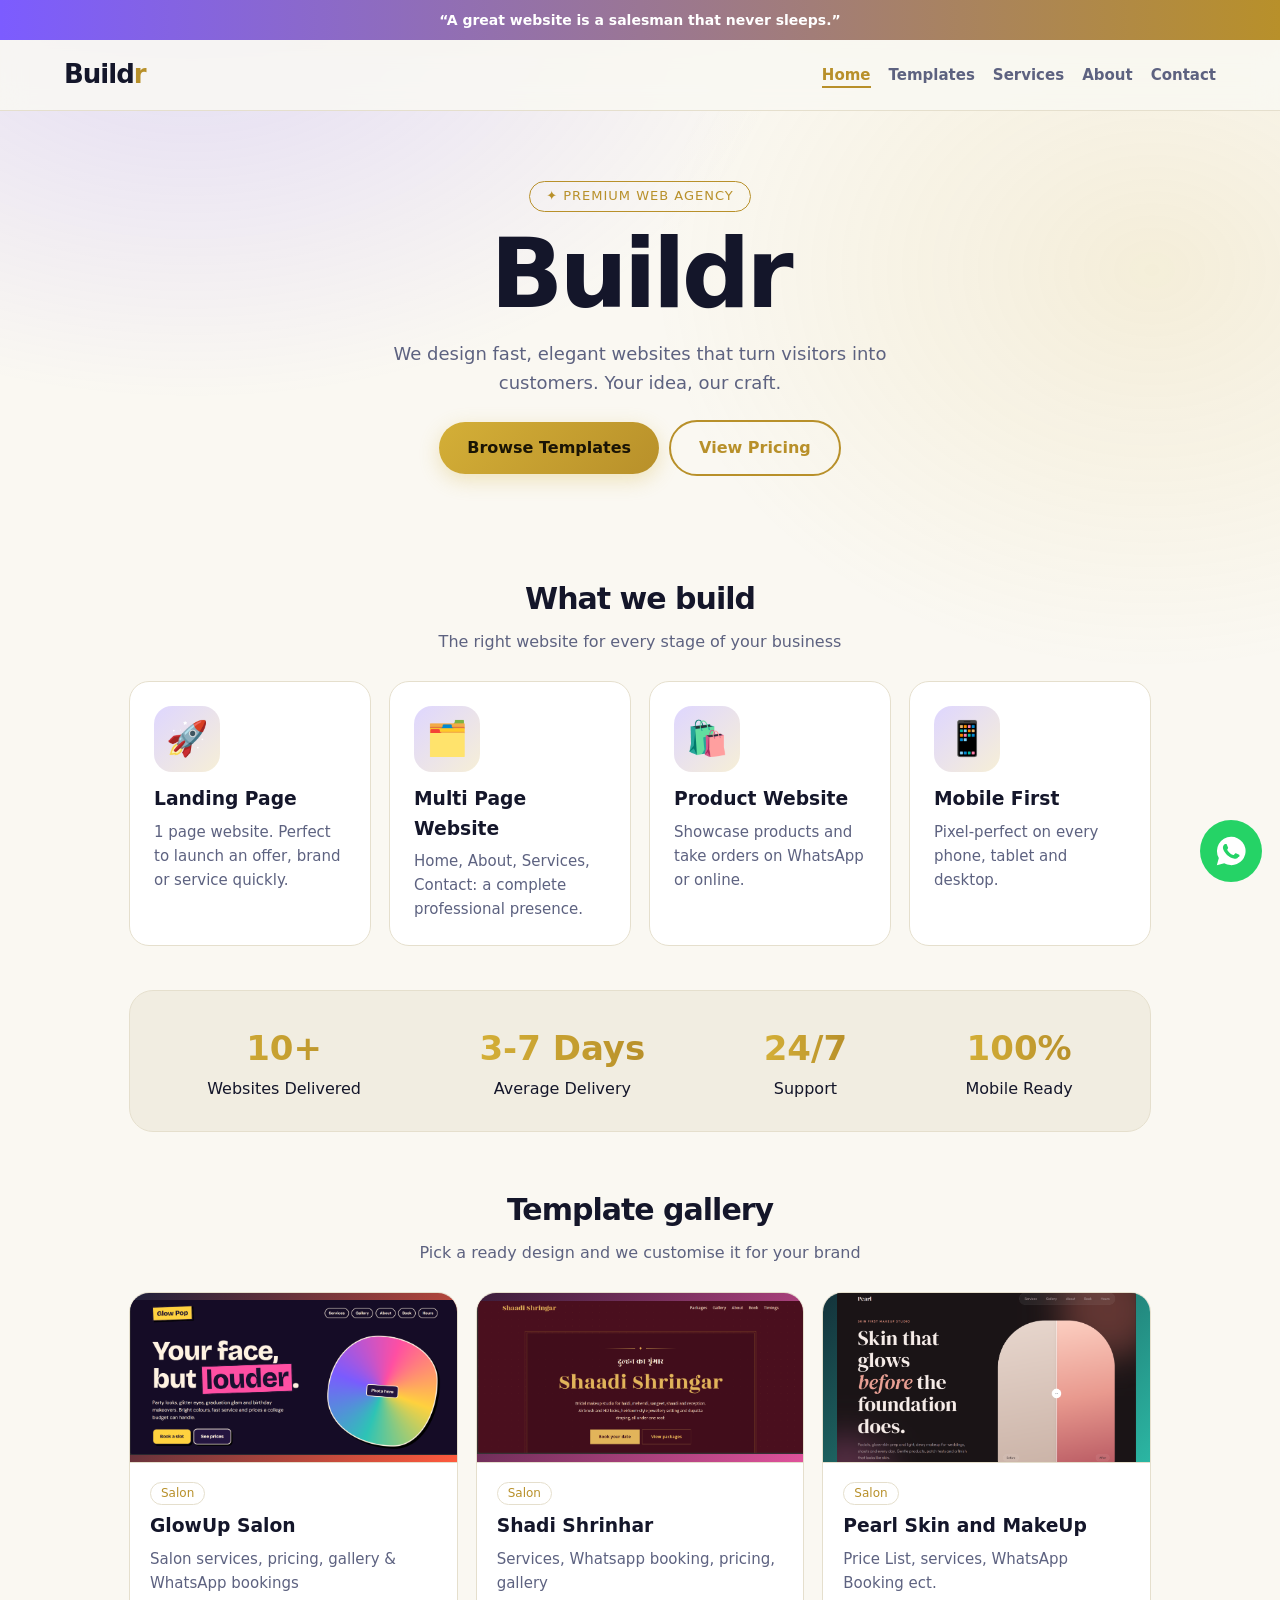
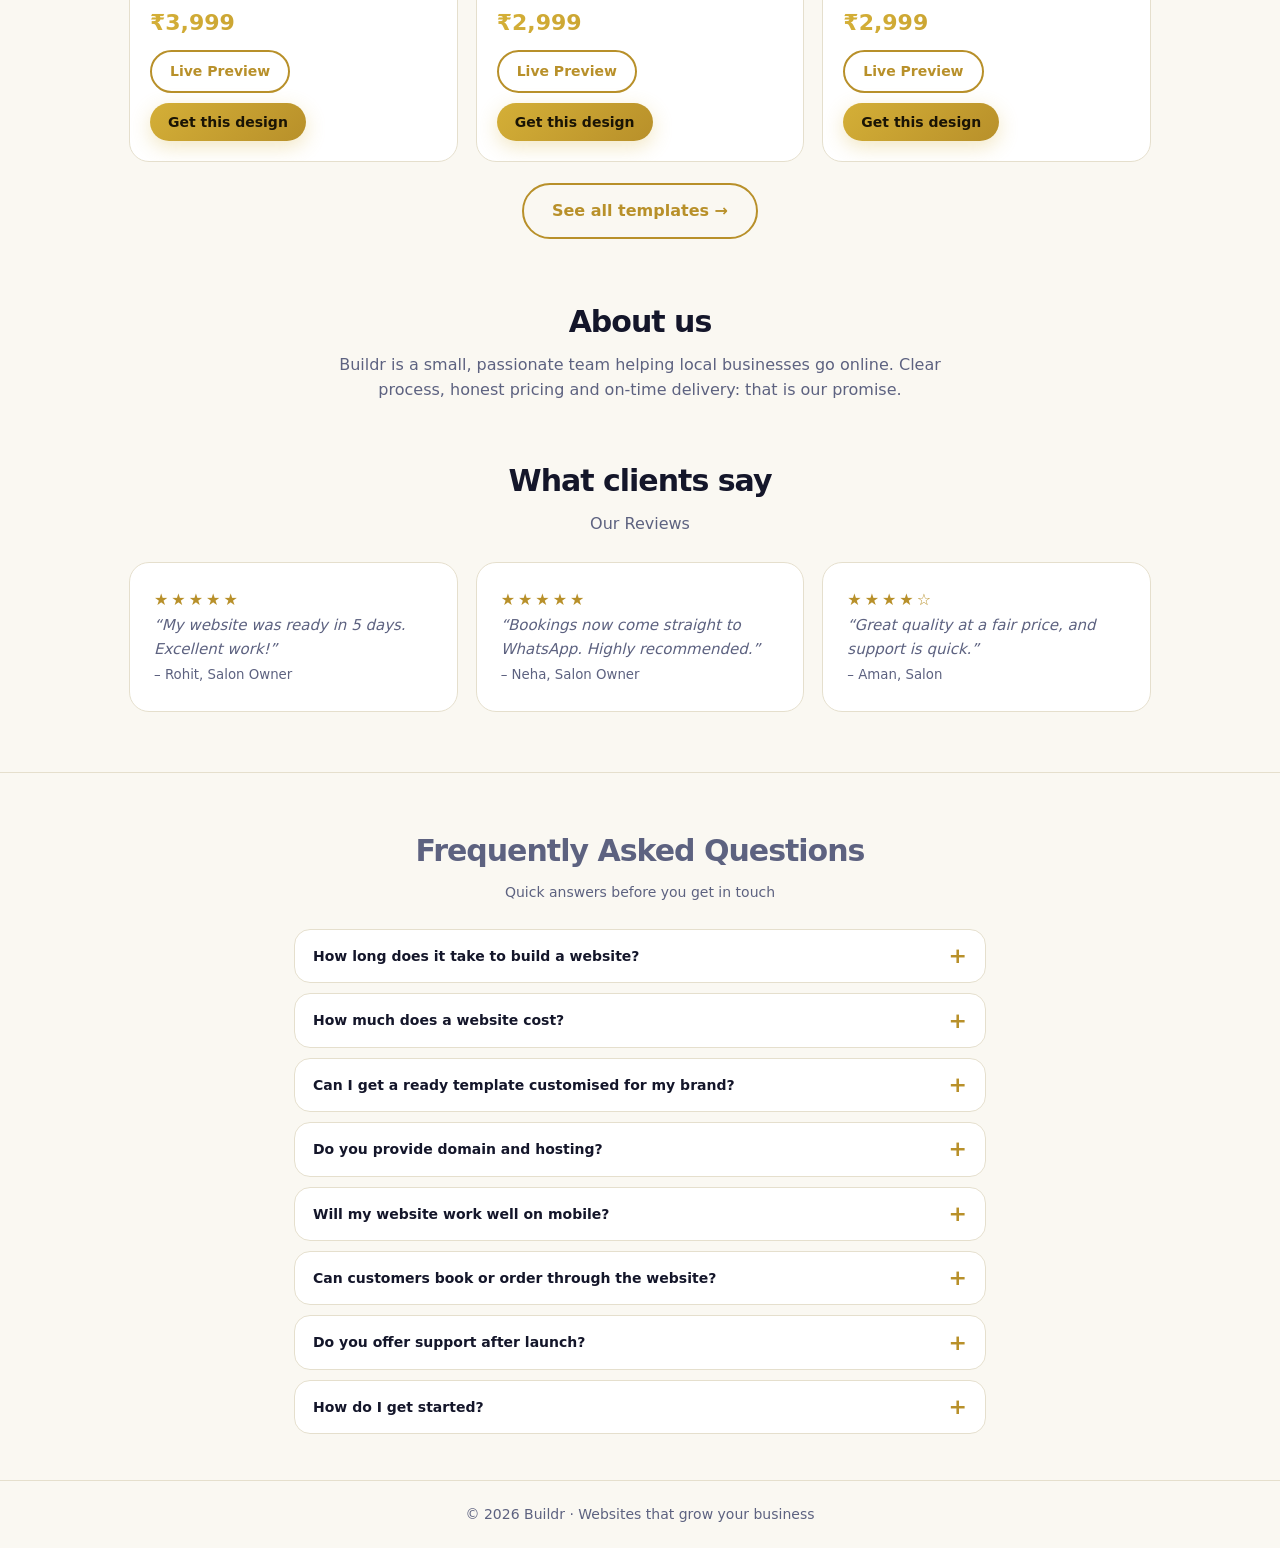
<file: buildr-website/index.html>
<!DOCTYPE html>
<html lang="en">
<head>
<meta charset="utf-8">
<meta name="viewport" content="width=device-width, initial-scale=1, viewport-fit=cover">
<title>Buildr – Premium Websites for Growing Brands</title>
<link rel="stylesheet" href="css/style.css">
</head>
<body>
<div class="quote"><span id="q"></span></div>
<header><div class="logo">Build<span>r</span></div>
<nav><a href="#home">Home</a><a href="#templates">Templates</a><a href="#services">Services</a><a href="#about">About</a><a href="#contact">Contact</a></nav></header>

<main>
<section class="page" id="p-home">
<div class="hero"><span class="badge">✦ PREMIUM WEB AGENCY</span><h1>Buildr</h1><p>We design fast, elegant websites that turn visitors into customers. Your idea, our craft.</p>
<a class="btn" href="#templates">Browse Templates</a><a class="btn o" href="#services">View Pricing</a></div>
<h2 class="rv">What we build</h2><p class="sub rv">The right website for every stage of your business</p>
<div class="grid">
<div class="card rv"><div class="ic">🚀</div><h3>Landing Page</h3><p>1 page website. Perfect to launch an offer, brand or service quickly.</p></div>
<div class="card rv"><div class="ic">🗂️</div><h3>Multi Page Website</h3><p>Home, About, Services, Contact: a complete professional presence.</p></div>
<div class="card rv"><div class="ic">🛍️</div><h3>Product Website</h3><p>Showcase products and take orders on WhatsApp or online.</p></div>
<div class="card rv"><div class="ic">📱</div><h3>Mobile First</h3><p>Pixel-perfect on every phone, tablet and desktop.</p></div>
</div>
<div class="strip rv"><div><b>10+</b>Websites Delivered</div><div><b>3-7 Days</b>Average Delivery</div><div><b>24/7</b>Support</div><div><b>100%</b>Mobile Ready</div></div>
<h2 class="rv">Template gallery</h2><p class="sub rv">Pick a ready design and we customise it for your brand</p>
<div class="grid tg" data-n="3"></div>
<p style="text-align:center"><a class="btn o" href="#templates">See all templates →</a></p>
<h2 class="rv">About us</h2>
<p class="sub rv" style="max-width:650px;margin:auto">Buildr is a small, passionate team helping local businesses go online. Clear process, honest pricing and on-time delivery: that is our promise.</p>
<h2 class="rv">What clients say</h2><p class="sub rv">Our Reviews</p>
<div class="grid">
<div class="card rev rv"><div class="st">★★★★★</div><p>“My website was ready in 5 days. Excellent work!”</p><small>– Rohit, Salon Owner</small></div>
<div class="card rev rv"><div class="st">★★★★★</div><p>“Bookings now come straight to WhatsApp. Highly recommended.”</p><small>– Neha, Salon Owner</small></div>
<div class="card rev rv"><div class="st">★★★★☆</div><p>“Great quality at a fair price, and support is quick.”</p><small>– Aman, Salon</small></div>
</div>
</section>

<section class="page" id="p-templates">
<div class="hero" style="padding:44px 0 14px"><h1 class="pt" style="animation:none"><span>Template</span> Gallery</h1><p>Choose a design, we make it yours in days.</p></div>
<div class="tabs" id="tabs"></div>
<div class="grid tg" id="tg-all"></div>
</section>

<section class="page" id="p-services">
<div class="hero" style="padding:44px 0 10px"><h1 class="pt" style="animation:none">Services &amp; <span>Pricing</span></h1><p>Clear pricing. No hidden charges.</p></div>
<div class="grid">
<div class="card rv"><h3>🚀 Landing Page</h3><div class="price gt">₹2,999 <small>onwards</small></div><p>1 page website</p><ul><li>Premium animated design</li><li>WhatsApp button</li><li>Contact form</li><li>Ready in 3-4 days</li></ul></div>
<div class="card pop rv"><h3>⭐ Business Website</h3><div class="price gt">₹7,999 <small>onwards</small></div><p>Multi page (3-5 pages)</p><ul><li>Home, About, Services, Contact</li><li>Basic SEO</li><li>Google Maps &amp; social links</li><li>1 month support</li></ul></div>
<div class="card rv"><h3>🛒 Product / Store</h3><div class="price gt">₹14,999 <small>onwards</small></div><p>Product website</p><ul><li>Product catalogue</li><li>WhatsApp order system</li><li>Admin panel (optional)</li><li>3 months support</li></ul></div>
</div>
<h2 class="rv">More services</h2><p class="sub rv">Add what your business needs</p>
<div class="grid">
<div class="card rv"><div class="ic">🎨</div><h3>Logo &amp; Branding</h3><p>Logo, colours and brand kit.</p></div>
<div class="card rv"><div class="ic">🔎</div><h3>SEO</h3><p>Rank higher on Google.</p></div>
<div class="card rv"><div class="ic">🌐</div><h3>Domain &amp; Hosting</h3><p>Setup, email and yearly renewal.</p></div>
<div class="card rv"><div class="ic">📅</div><h3>Booking System</h3><p>Appointments for gyms, salons, clinics.</p></div>
<div class="card rv"><div class="ic">💳</div><h3>Online Payments</h3><p>UPI and Razorpay integration.</p></div>
<div class="card rv"><div class="ic">🤖</div><h3>Custom Web App</h3><p>Dashboards, logins, admin panels.</p></div>
<div class="card rv"><div class="ic">📣</div><h3>Social Media Design</h3><p>Instagram posts and reels.</p></div>
<div class="card rv"><div class="ic">🛠️</div><h3>Maintenance</h3><p>Monthly updates, backups, bug fixes.</p></div>
</div>
<p class="sub" style="margin-top:24px">* Prices are samples. Final quote depends on your requirements.</p>
</section>

<section class="page" id="p-about">
<div class="hero" style="padding:44px 0 10px"><h1 class="pt" style="animation:none">About <span>Buildr</span></h1><p>We do not just build websites, we build online businesses.</p></div>
<div class="grid">
<div class="card rv"><div class="ic">🎯</div><h3>Mission</h3><p>Affordable, professional online presence for every small business.</p></div>
<div class="card rv"><div class="ic">⚡</div><h3>Fast Delivery</h3><p>Simple sites ready in 3-7 days.</p></div>
<div class="card rv"><div class="ic">🤝</div><h3>Support</h3><p>We stay with you after launch.</p></div>
</div>
<h2 class="rv">How we work</h2>
<div class="grid"><div class="card rv"><h3 class="gt">01 Discuss</h3><p>We understand your needs.</p></div><div class="card rv"><h3 class="gt">02 Design</h3><p>You review a demo design.</p></div><div class="card rv"><h3 class="gt">03 Build</h3><p>We develop your website.</p></div><div class="card rv"><h3 class="gt">04 Launch</h3><p>Go live, with training.</p></div></div>
</section>

<section class="page" id="p-contact">
<div class="hero" style="padding:44px 0 10px"><h1 class="pt" style="animation:none">Let’s <span>talk</span></h1><p>Fill the form or message us directly on WhatsApp.</p></div>
<div class="card" style="max-width:600px;margin:auto">
<form id="cf" novalidate>
<label for="n">Your name *</label><input id="n" placeholder="e.g. Rohit Sharma" autocomplete="name">
<label for="br">Brand / business name *</label><input id="br" placeholder="e.g. FitPro Gym">
<label for="ph">Phone number (optional)</label><input id="ph" type="tel" placeholder="e.g. 98765 43210" autocomplete="tel">
<label for="t">What service do you want? *</label>
<select id="t"><option value="">Select a service</option><option>Landing Page (1 page website)</option><option>Multi Page Website</option><option>Product / Store Website</option><option>Logo &amp; Branding</option><option>SEO</option><option>Domain &amp; Hosting</option><option>Booking System</option><option>Online Payments</option><option>Custom Web App</option><option>Social Media Design</option><option>Maintenance</option><option>Something else</option></select>
<label for="bg">Your budget</label>
<select id="bg"><option value="">Select a budget</option><option>Under ₹3,000</option><option>₹3,000 – ₹5,000</option><option>₹5,000 – ₹10,000</option><option>₹10,000 – ₹20,000</option><option>₹20,000+</option><option>Not sure yet</option></select>
<label for="dl">When do you need it?</label>
<select id="dl"><option value="">Select timeline</option><option>As soon as possible</option><option>Within 1 week</option><option>Within 2 weeks</option><option>Within a month</option><option>No rush</option></select>
<label for="m">Description *</label><textarea id="m" rows="4" placeholder="Tell us about your business and what you need on the website"></textarea>
<p class="ferr" id="ferr" role="alert"></p>
<button type="submit" class="btn" id="send" style="width:100%;margin:0">Send on WhatsApp</button>
</form></div>
</section>
</main>

<footer><section class="faq" id="faq"><h2>Frequently Asked Questions</h2><p class="sub">Quick answers before you get in touch</p><div class="faql"><details><summary>How long does it take to build a website?</summary><p>A simple landing page takes 3-4 days. Multi page and product websites usually take 5-7 days, depending on your content and feedback.</p></details><details><summary>How much does a website cost?</summary><p>Landing pages start at ₹2,999, business websites at ₹7,999 and product / store websites at ₹14,999. The final quote depends on your requirements.</p></details><details><summary>Can I get a ready template customised for my brand?</summary><p>Yes. Pick any design from our Template Gallery and we change colours, text, images and logo to match your brand.</p></details><details><summary>Do you provide domain and hosting?</summary><p>Yes. We set up your domain, hosting and business email. Yearly renewal is charged separately.</p></details><details><summary>Will my website work well on mobile?</summary><p>Absolutely. Every website we build is mobile first and tested on phones, tablets and desktops.</p></details><details><summary>Can customers book or order through the website?</summary><p>Yes. We can connect bookings and orders to your WhatsApp, and add UPI / Razorpay payments if you need them.</p></details><details><summary>Do you offer support after launch?</summary><p>Yes. Every plan includes support after launch, and you can add monthly maintenance for updates and backups.</p></details><details><summary>How do I get started?</summary><p>Fill the form on our Contact page or message us on WhatsApp. We will discuss your needs and share a demo design for approval.</p></details></div></section><div class="copy">© 2026 Buildr · Websites that grow your business</div></footer>
<a class="wa" id="wa" target="_blank" rel="noopener" aria-label="Chat on WhatsApp"><svg viewBox="0 0 24 24"><path d="M12 2a10 10 0 0 0-8.6 15L2 22l5.2-1.4A10 10 0 1 0 12 2zm5.2 14.2c-.2.6-1.3 1.2-1.8 1.2-.5.1-1 .2-3.3-.7-2.8-1.2-4.6-4-4.7-4.2-.1-.2-1.1-1.5-1.1-2.8s.7-2 1-2.300c.2-.3.500-.3.700-.3h.5c.2 0 .4 0 .6.500l.8 2c.1.200.1.300 0 .5l-.4.600c-.1.200-.3.300-.1.600.2.300.8 1.300 1.700 2.100 1.100 1 2.100 1.300 2.400 1.400.3.100.4.100.6-.1l.8-1c.2-.3.400-.2.600-.1l1.900.9c.3.100.5.200.5.300.1.200.1.800-.1 1.300z"/></svg></a>

<script src="js/templates.js"></script>
<script src="js/main.js"></script>
</body>
</html>
</file>
<file: buildr-website/css/style.css>
:root{--bg:#0b0d17;--bg2:#12152a;--cd:#161a30;--tx:#f3f1ea;--mu:#9aa0bd;--gd:#d4af37;--gd2:#f6e27a;--vi:#7c5cff;--bd:#262b4a;color-scheme:dark;box-sizing:border-box;padding-top:env(safe-area-inset-top,0px);padding-bottom:env(safe-area-inset-bottom,0px)}
@media(prefers-color-scheme:light){:root:not([data-theme="dark"]){--bg:#faf8f2;--bg2:#f1ede1;--cd:#fff;--tx:#14162a;--mu:#5d6280;--gd:#b8902a;--gd2:#d4af37;--bd:#e5dfcd;color-scheme:light}}
*{box-sizing:border-box}html{scroll-padding-top:env(safe-area-inset-top,0px)}
body{margin:0;font-family:system-ui,-apple-system,"Segoe UI",Roboto,sans-serif;background:var(--bg);color:var(--tx);line-height:1.6;overflow-x:hidden}
body::before{content:"";position:fixed;inset:0;background:radial-gradient(600px 400px at 15% 0,rgba(124,92,255,.18),transparent),radial-gradient(500px 400px at 90% 30%,rgba(212,175,55,.13),transparent);pointer-events:none;z-index:-1}
.quote{background:linear-gradient(90deg,var(--vi),var(--gd));color:#fff;text-align:center;padding:9px 14px;font-size:14px;font-weight:600}
#q{display:inline-block;animation:qin .6s}@keyframes qin{from{opacity:0;transform:translateY(8px)}to{opacity:1;transform:none}}
header{display:flex;align-items:center;justify-content:space-between;flex-wrap:wrap;gap:8px;padding:14px 5vw;border-bottom:1px solid var(--bd);position:sticky;top:0;background:color-mix(in srgb,var(--bg) 85%,transparent);backdrop-filter:blur(12px);z-index:10}
.logo{font-weight:800;font-size:26px;letter-spacing:-1px}.logo span{color:var(--gd)}
nav a{margin-left:18px;text-decoration:none;color:var(--mu);font-weight:600;font-size:15px;position:relative;transition:.3s}
nav a::after{content:"";position:absolute;left:0;bottom:-4px;height:2px;width:0;background:var(--gd);transition:.3s}
nav a.on,nav a:hover{color:var(--gd)}nav a.on::after,nav a:hover::after{width:100%}
.page{display:none;padding:0 5vw 60px;max-width:1150px;margin:auto}.page.on{display:block;animation:pg .6s}
@keyframes pg{from{opacity:0;transform:translateY(14px)}to{opacity:1;transform:none}}
.hero{text-align:center;padding:70px 0 40px}
.badge{display:inline-block;border:1px solid var(--gd);color:var(--gd);padding:4px 16px;border-radius:30px;font-size:13px;letter-spacing:1px;animation:float 4s ease-in-out infinite}
.hero h1{font-size:clamp(46px,11vw,96px);margin:14px 0 0;letter-spacing:-4px;line-height:1;background:linear-gradient(110deg,var(--tx) 30%,var(--gd2) 45%,var(--gd) 55%,var(--tx) 70%);background-size:250% 100%;-webkit-background-clip:text;background-clip:text;color:transparent;animation:shine 5s linear infinite}
@keyframes shine{to{background-position:-250% 0}}
.hero p{color:var(--mu);font-size:18px;max-width:580px;margin:18px auto}
.pt{font-size:clamp(32px,6vw,52px);margin:0;letter-spacing:-2px}.pt span,.gt{background:linear-gradient(90deg,var(--gd2),var(--gd));-webkit-background-clip:text;background-clip:text;color:transparent}
.btn{display:inline-block;background:linear-gradient(135deg,var(--gd2),var(--gd));color:#1a1405;padding:13px 28px;border-radius:30px;text-decoration:none;font-weight:800;margin:5px;border:0;cursor:pointer;font:inherit;font-weight:800;transition:.3s;box-shadow:0 6px 20px rgba(212,175,55,.3)}
.btn:hover{transform:translateY(-3px) scale(1.03);box-shadow:0 10px 28px rgba(212,175,55,.5)}
.btn.o{background:transparent;color:var(--gd);border:2px solid var(--gd);box-shadow:none}
h2{font-size:30px;margin:54px 0 6px;text-align:center;letter-spacing:-1px}.sub{text-align:center;color:var(--mu);margin:0 0 26px}
.grid{display:grid;grid-template-columns:repeat(auto-fit,minmax(230px,1fr));gap:18px}
.card{background:var(--cd);border:1px solid var(--bd);border-radius:20px;padding:24px;transition:.35s}
.card:hover{transform:translateY(-8px);border-color:var(--gd);box-shadow:0 14px 34px rgba(212,175,55,.15)}
.ic{font-size:34px;width:66px;height:66px;display:grid;place-items:center;border-radius:18px;background:linear-gradient(135deg,rgba(124,92,255,.25),rgba(212,175,55,.2));margin-bottom:12px;animation:float 3.5s ease-in-out infinite;transition:.4s}
.card:hover .ic{transform:rotate(12deg) scale(1.12)}
.grid>*:nth-child(2) .ic{animation-delay:.4s}.grid>*:nth-child(3) .ic{animation-delay:.8s}.grid>*:nth-child(4) .ic{animation-delay:1.2s}
@keyframes float{50%{transform:translateY(-8px)}}
.card h3{margin:0 0 6px}.card p{margin:0;color:var(--mu);font-size:15px}
.price{font-size:32px;font-weight:800}.price small{font-size:14px;color:var(--mu);font-weight:500}
.card ul{padding-left:18px;color:var(--mu);font-size:15px}
.pop{border:2px solid var(--gd);position:relative}.pop::before{content:"Most Popular";position:absolute;top:-13px;right:18px;background:var(--gd);color:#1a1405;font-size:12px;padding:3px 12px;border-radius:12px;font-weight:800}
.strip{background:var(--bg2);border:1px solid var(--bd);border-radius:24px;padding:30px;margin-top:44px;display:flex;flex-wrap:wrap;gap:24px;justify-content:space-around;text-align:center}
.strip b{font-size:34px;display:block;background:linear-gradient(90deg,var(--gd2),var(--gd));-webkit-background-clip:text;background-clip:text;color:transparent}
.rev .st{color:var(--gd);letter-spacing:3px}.rev p{font-style:italic}.rev small{color:var(--mu)}
.tabs{text-align:center;margin-bottom:22px}.tabs button{background:var(--cd);color:var(--mu);border:1px solid var(--bd);padding:8px 18px;border-radius:24px;margin:4px;cursor:pointer;font:inherit;font-size:14px;transition:.3s}
.tabs button.on,.tabs button:hover{background:var(--gd);color:#1a1405;border-color:var(--gd)}
.tpl{padding:0;overflow:hidden}.tpl .body{padding:16px 20px 20px}
.mock{height:170px;position:relative;overflow:hidden;border-bottom:1px solid var(--bd);transition:.5s}
.tpl:hover .mock{transform:scale(1.06)}
.mock .bar{height:16px;background:rgba(0,0,0,.35);display:flex;gap:4px;align-items:center;padding-left:8px}.bar i{width:6px;height:6px;border-radius:50%;background:#fff6}
.mock .h{position:absolute;left:14px;top:34px;right:14px;color:#fff;font-weight:800;font-size:18px}
.mock .l{position:absolute;left:14px;height:8px;border-radius:4px;background:#ffffffaa}
.mock .b{position:absolute;left:14px;top:108px;width:70px;height:22px;border-radius:12px;background:#fff}
.mock .e{position:absolute;right:14px;top:44px;font-size:56px;animation:float 3s ease-in-out infinite}
.tag{display:inline-block;font-size:12px;color:var(--gd);border:1px solid var(--bd);border-radius:12px;padding:1px 10px;margin-bottom:6px}
.rv{opacity:0;transform:translateY(30px);transition:opacity .8s,transform .8s}.rv.in{opacity:1;transform:none}
.wa{position:fixed;right:18px;bottom:calc(18px + env(safe-area-inset-bottom,0px));width:62px;height:62px;border-radius:50%;background:#25d366;display:grid;place-items:center;z-index:20;text-decoration:none;animation:pulse 2s infinite}
.wa svg{width:34px;height:34px;fill:#fff}
@keyframes pulse{0%{box-shadow:0 0 0 0 rgba(37,211,102,.6)}70%{box-shadow:0 0 0 20px rgba(37,211,102,0)}100%{box-shadow:0 0 0 0 rgba(37,211,102,0)}}
footer{text-align:center;color:var(--mu);padding:26px;border-top:1px solid var(--bd);font-size:14px}
input,textarea,select{width:100%;padding:13px;border-radius:12px;border:1px solid var(--bd);background:var(--bg);color:var(--tx);font:inherit;margin-bottom:12px}
@media(prefers-reduced-motion:reduce){*{animation:none!important;transition:none!important}.rv{opacity:1;transform:none}}

.tprice{font-size:22px;font-weight:800;margin-top:10px;background:linear-gradient(90deg,var(--gd2),var(--gd));-webkit-background-clip:text;background-clip:text;color:transparent}
.tpl .btn{padding:8px 18px;font-size:14px;margin:10px 6px 0 0}
a.mock{text-decoration:none}


/* Contact form */
label{display:block;font-size:14px;font-weight:600;color:var(--mu);margin:0 0 6px}
input:focus,textarea:focus,select:focus{outline:none;border-color:var(--gd);box-shadow:0 0 0 3px rgba(212,175,55,.2)}
input.bad,select.bad,textarea.bad{border-color:#ff5a5a}
.ferr{color:#ff6b6b;font-size:14px;margin:0 0 10px}
.ferr:empty{display:none}

/* Footer FAQ */
footer{padding:0}
footer .faq{max-width:820px;margin:0 auto;padding:10px 5vw;text-align:left}
footer .faq h2{margin-top:44px}
.faql details{background:var(--cd);border:1px solid var(--bd);border-radius:16px;margin-bottom:10px;transition:.3s}
.faql details[open],.faql details:hover{border-color:var(--gd)}
.faql summary{cursor:pointer;list-style:none;padding:15px 48px 15px 18px;font-weight:700;color:var(--tx);position:relative}
.faql summary::-webkit-details-marker{display:none}
.faql summary::after{content:"+";position:absolute;right:18px;top:50%;transform:translateY(-50%);font-size:22px;color:var(--gd)}
.faql details[open] summary::after{content:"\2212"}
.faql details p{margin:0;padding:0 18px 16px;color:var(--mu);font-size:15px;animation:pg .4s}
footer .copy{padding:22px;border-top:1px solid var(--bd);margin-top:26px}
</file>
